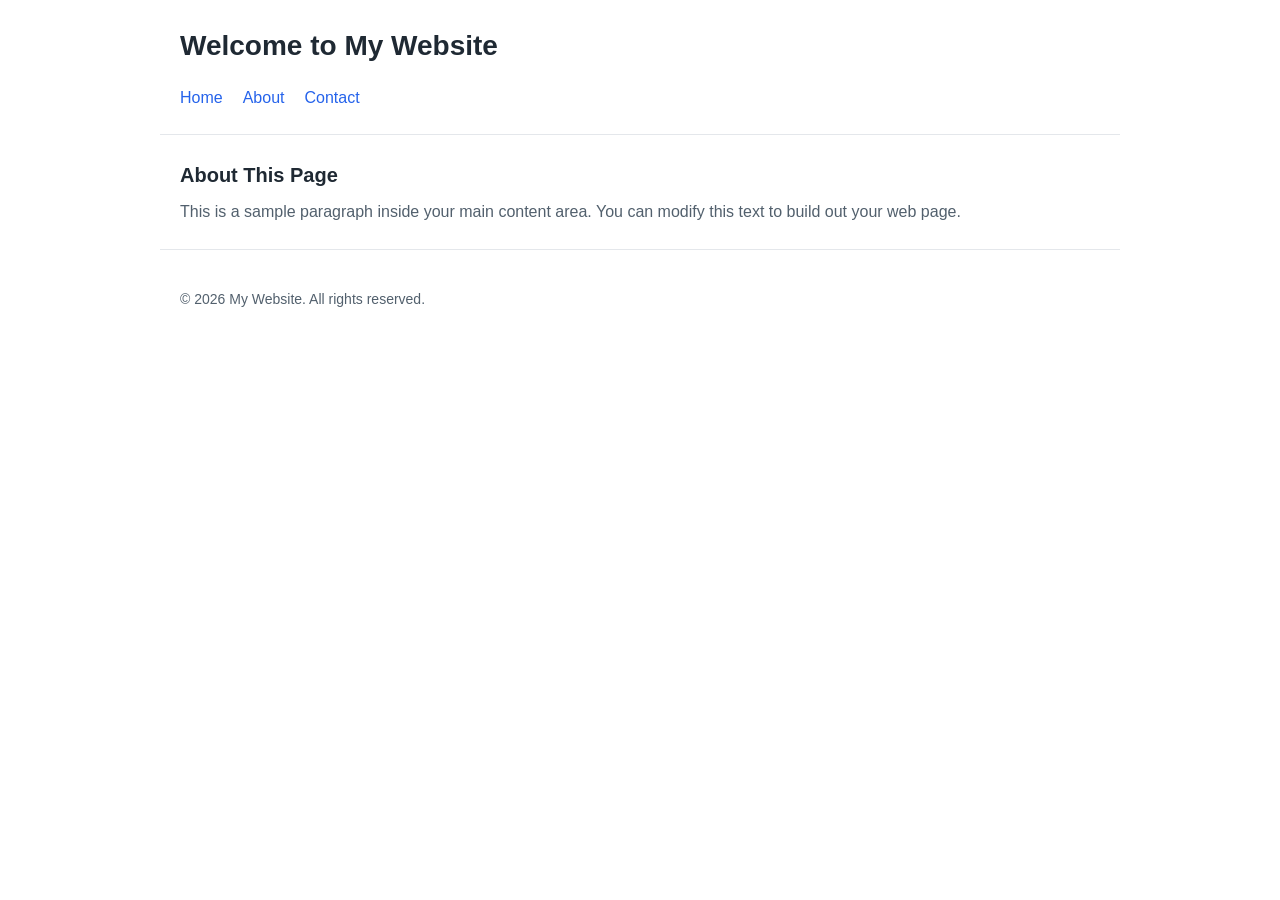
<file: index.html>
<!DOCTYPE html>
<html lang="en">
<head>
    <meta charset="UTF-8">
    <meta name="viewport" content="width=device-width, initial-scale=1.0">
    <title>My First Website</title>
    
    <!-- Link to external CSS stylesheet (Optional) -->
    <link rel="stylesheet" href="style.css">
</head>
<body>

    <header>
        <h1>Welcome to My Website</h1>
        <nav>
            <ul>
                <li><a href="#">Home</a></li>
                <li><a href="#">About</a></li>
                <li><a href="#">Contact</a></li>
            </ul>
        </nav>
    </header>

    <main>
        <section>
            <h2>About This Page</h2>
            <p>This is a sample paragraph inside your main content area. You can modify this text to build out your web page.</p>
        </section>
    </main>

    <footer>
        <p>&copy; 2026 My Website. All rights reserved.</p>
    </footer>

    <!-- Link to external JavaScript file (Optional) -->
    <script src="script.js"></script>
</body>
</html>
</file>
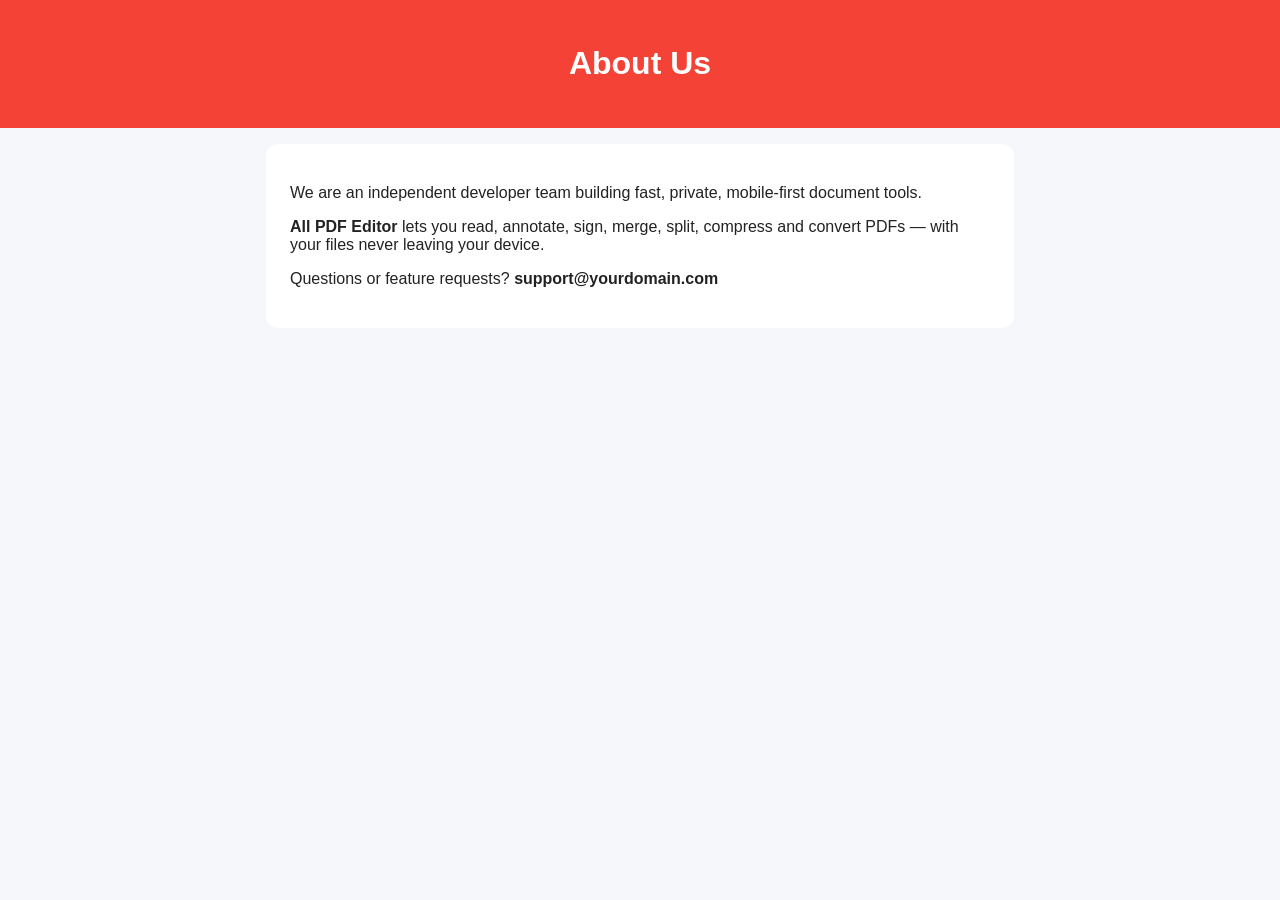
<file: about-pdf.html>
<!DOCTYPE html><html><head><meta charset="utf-8"><meta name="viewport" content="width=device-width,initial-scale=1">
    <title>About Us – All PDF Editor</title>
    <style>body{font-family:Arial,sans-serif;margin:0;background:#f5f7fa;color:#222}header{background:#F44336;color:#fff;padding:24px;text-align:center}main{padding:24px;max-width:700px;margin:auto;background:#fff;border-radius:12px;margin-top:16px;margin-bottom:16px}</style></head>
<body><header><h1>About Us</h1></header>
<main>
    <p>We are an independent developer team building fast, private, mobile-first document tools.</p>
    <p><b>All PDF Editor</b> lets you read, annotate, sign, merge, split, compress and convert PDFs — with your files never leaving your device.</p>
    <p>Questions or feature requests? <b>support@yourdomain.com</b></p>
</main></body></html>
</file>
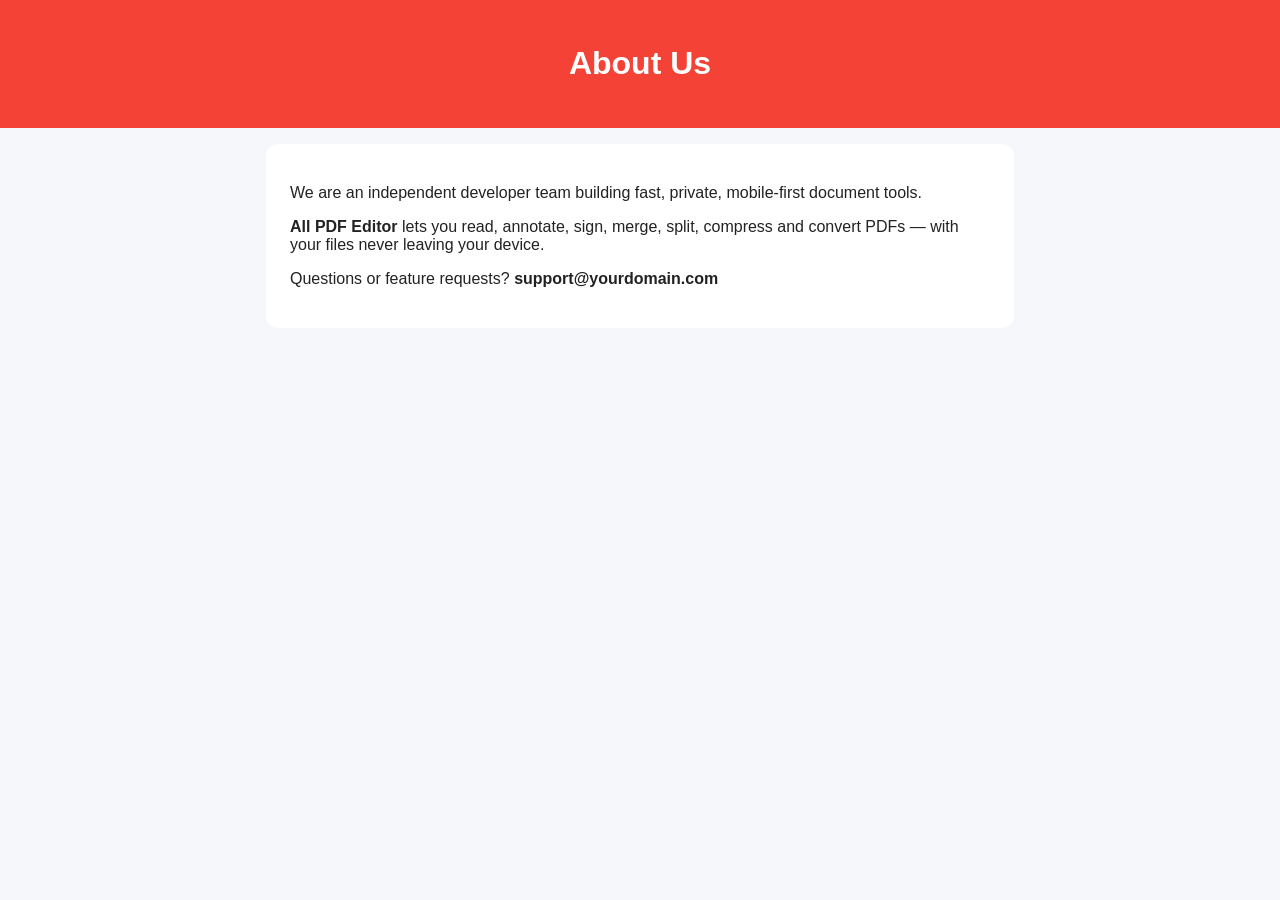
<file: about.html>
<!DOCTYPE html><html><head><meta charset="utf-8"><meta name="viewport" content="width=device-width,initial-scale=1">
    <title>About Us – All PDF Editor</title>
    <style>body{font-family:Arial,sans-serif;margin:0;background:#f5f7fa;color:#222}header{background:#F44336;color:#fff;padding:24px;text-align:center}main{padding:24px;max-width:700px;margin:auto;background:#fff;border-radius:12px;margin-top:16px;margin-bottom:16px}</style></head>
<body><header><h1>About Us</h1></header>
<main>
    <p>We are an independent developer team building fast, private, mobile-first document tools.</p>
    <p><b>All PDF Editor</b> lets you read, annotate, sign, merge, split, compress and convert PDFs — with your files never leaving your device.</p>
    <p>Questions or feature requests? <b>support@yourdomain.com</b></p>
</main></body></html>
</file>
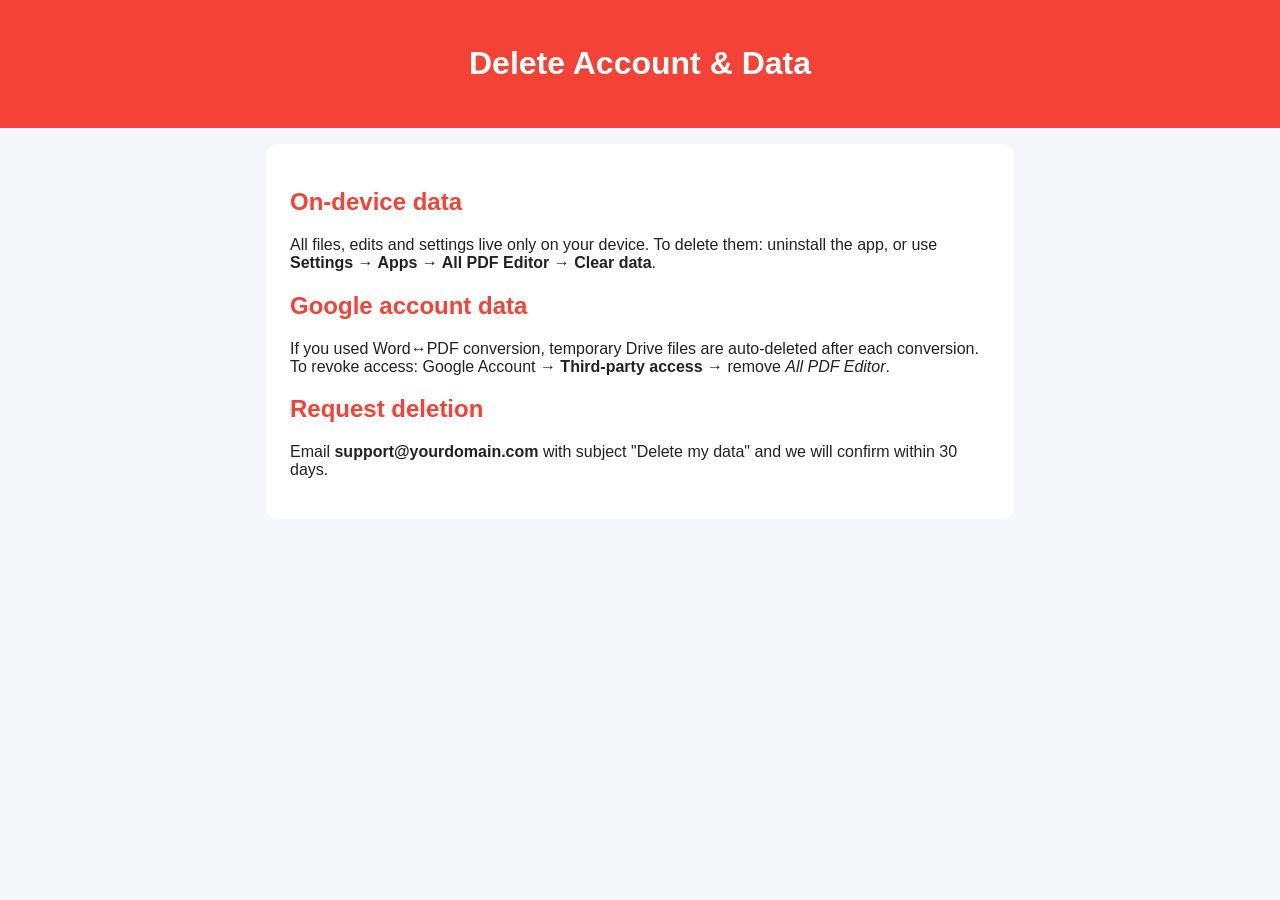
<file: delete-pdf.html>
<!DOCTYPE html><html><head><meta charset="utf-8"><meta name="viewport" content="width=device-width,initial-scale=1">
    <title>Delete Account & Data – All PDF Editor</title>
    <style>body{font-family:Arial,sans-serif;margin:0;background:#f5f7fa;color:#222}header{background:#F44336;color:#fff;padding:24px;text-align:center}main{padding:24px;max-width:700px;margin:auto;background:#fff;border-radius:12px;margin-top:16px;margin-bottom:16px}h2{color:#F44336}</style></head>
<body><header><h1>Delete Account & Data</h1></header>
<main>
    <h2>On-device data</h2>
    <p>All files, edits and settings live only on your device. To delete them: uninstall the app, or use <b>Settings → Apps → All PDF Editor → Clear data</b>.</p>
    <h2>Google account data</h2>
    <p>If you used Word↔PDF conversion, temporary Drive files are auto-deleted after each conversion. To revoke access: Google Account → <b>Third-party access</b> → remove <i>All PDF Editor</i>.</p>
    <h2>Request deletion</h2>
    <p>Email <b>support@yourdomain.com</b> with subject "Delete my data" and we will confirm within 30 days.</p>
</main></body></html>
</file>
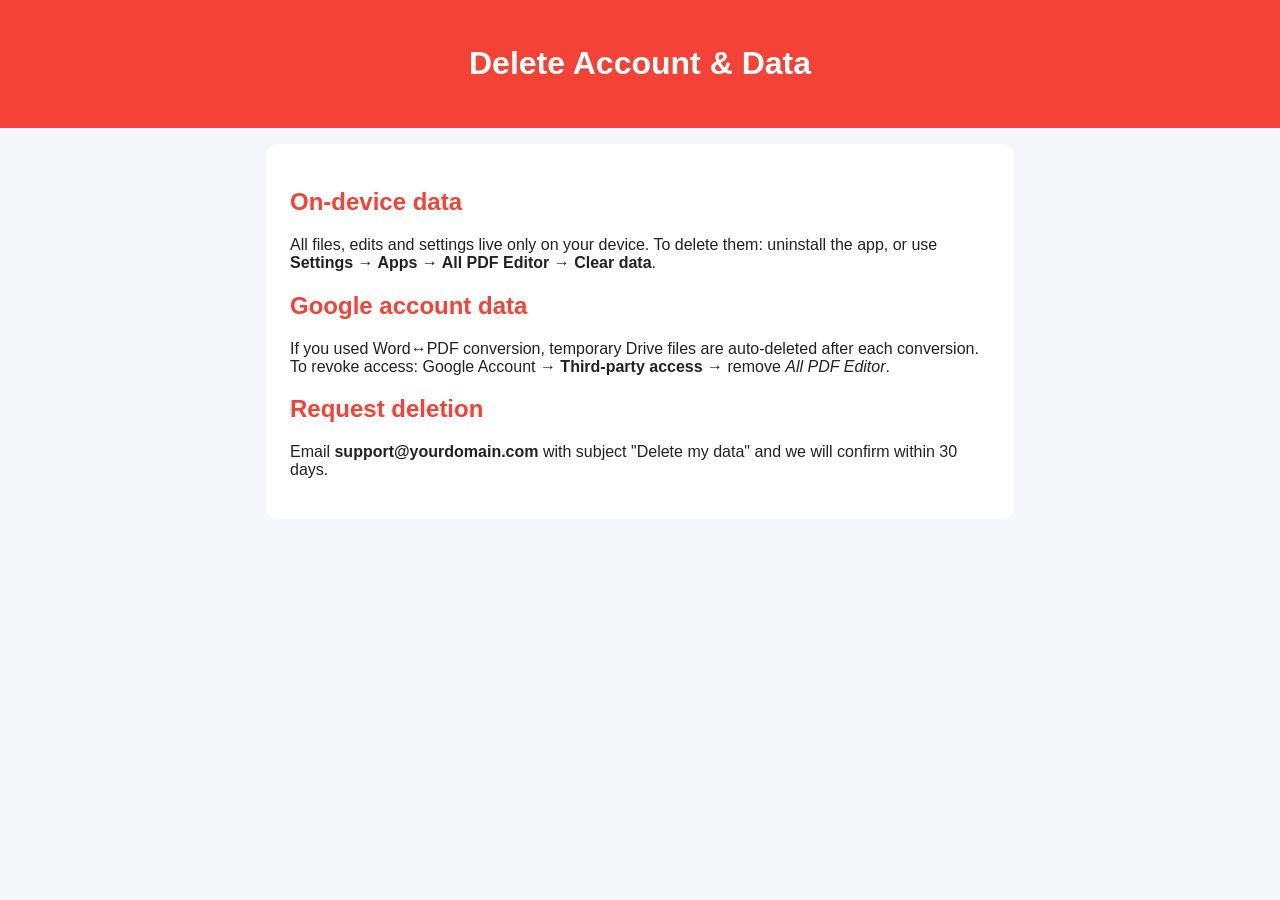
<file: delete.html>
<!DOCTYPE html><html><head><meta charset="utf-8"><meta name="viewport" content="width=device-width,initial-scale=1">
    <title>Delete Account & Data – All PDF Editor</title>
    <style>body{font-family:Arial,sans-serif;margin:0;background:#f5f7fa;color:#222}header{background:#F44336;color:#fff;padding:24px;text-align:center}main{padding:24px;max-width:700px;margin:auto;background:#fff;border-radius:12px;margin-top:16px;margin-bottom:16px}h2{color:#F44336}</style></head>
<body><header><h1>Delete Account & Data</h1></header>
<main>
    <h2>On-device data</h2>
    <p>All files, edits and settings live only on your device. To delete them: uninstall the app, or use <b>Settings → Apps → All PDF Editor → Clear data</b>.</p>
    <h2>Google account data</h2>
    <p>If you used Word↔PDF conversion, temporary Drive files are auto-deleted after each conversion. To revoke access: Google Account → <b>Third-party access</b> → remove <i>All PDF Editor</i>.</p>
    <h2>Request deletion</h2>
    <p>Email <b>support@yourdomain.com</b> with subject "Delete my data" and we will confirm within 30 days.</p>
</main></body></html>
</file>
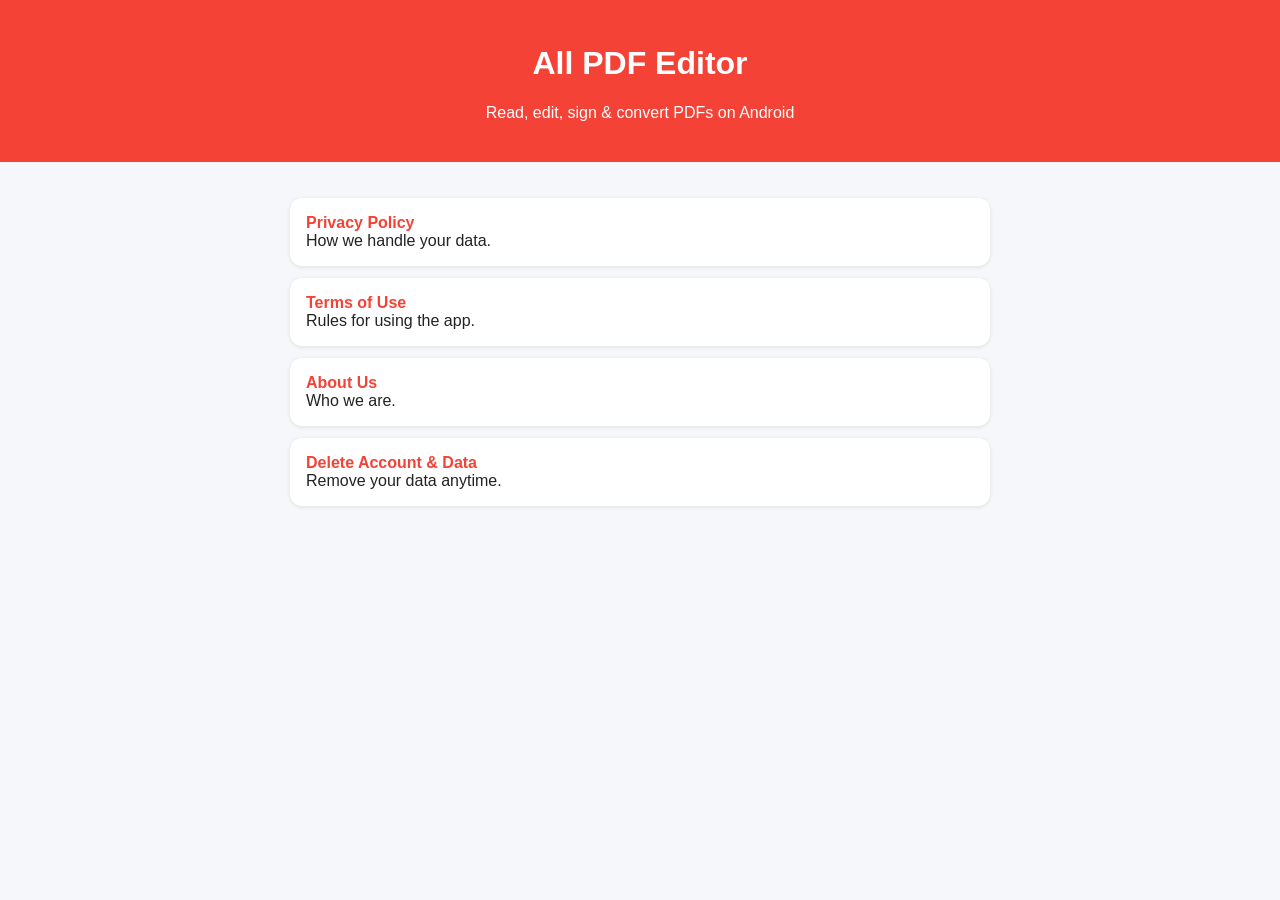
<file: index-pdf.html>
<!DOCTYPE html><html><head><meta charset="utf-8"><meta name="viewport" content="width=device-width,initial-scale=1">
    <title>All PDF Editor – Home</title>
    <style>body{font-family:Arial,sans-serif;margin:0;background:#f5f7fa;color:#222}header{background:#F44336;color:#fff;padding:24px;text-align:center}main{padding:24px;max-width:700px;margin:auto}a.card{display:block;background:#fff;border-radius:12px;padding:16px;margin:12px 0;text-decoration:none;color:#222;box-shadow:0 1px 4px rgba(0,0,0,.1)}a.card b{color:#F44336}</style></head>
<body><header><h1>All PDF Editor</h1><p>Read, edit, sign & convert PDFs on Android</p></header>
<main>
    <a class="card" href="privacy.html"><b>Privacy Policy</b><br>How we handle your data.</a>
    <a class="card" href="terms.html"><b>Terms of Use</b><br>Rules for using the app.</a>
    <a class="card" href="about.html"><b>About Us</b><br>Who we are.</a>
    <a class="card" href="delete.html"><b>Delete Account & Data</b><br>Remove your data anytime.</a>
</main></body></html>
</file>
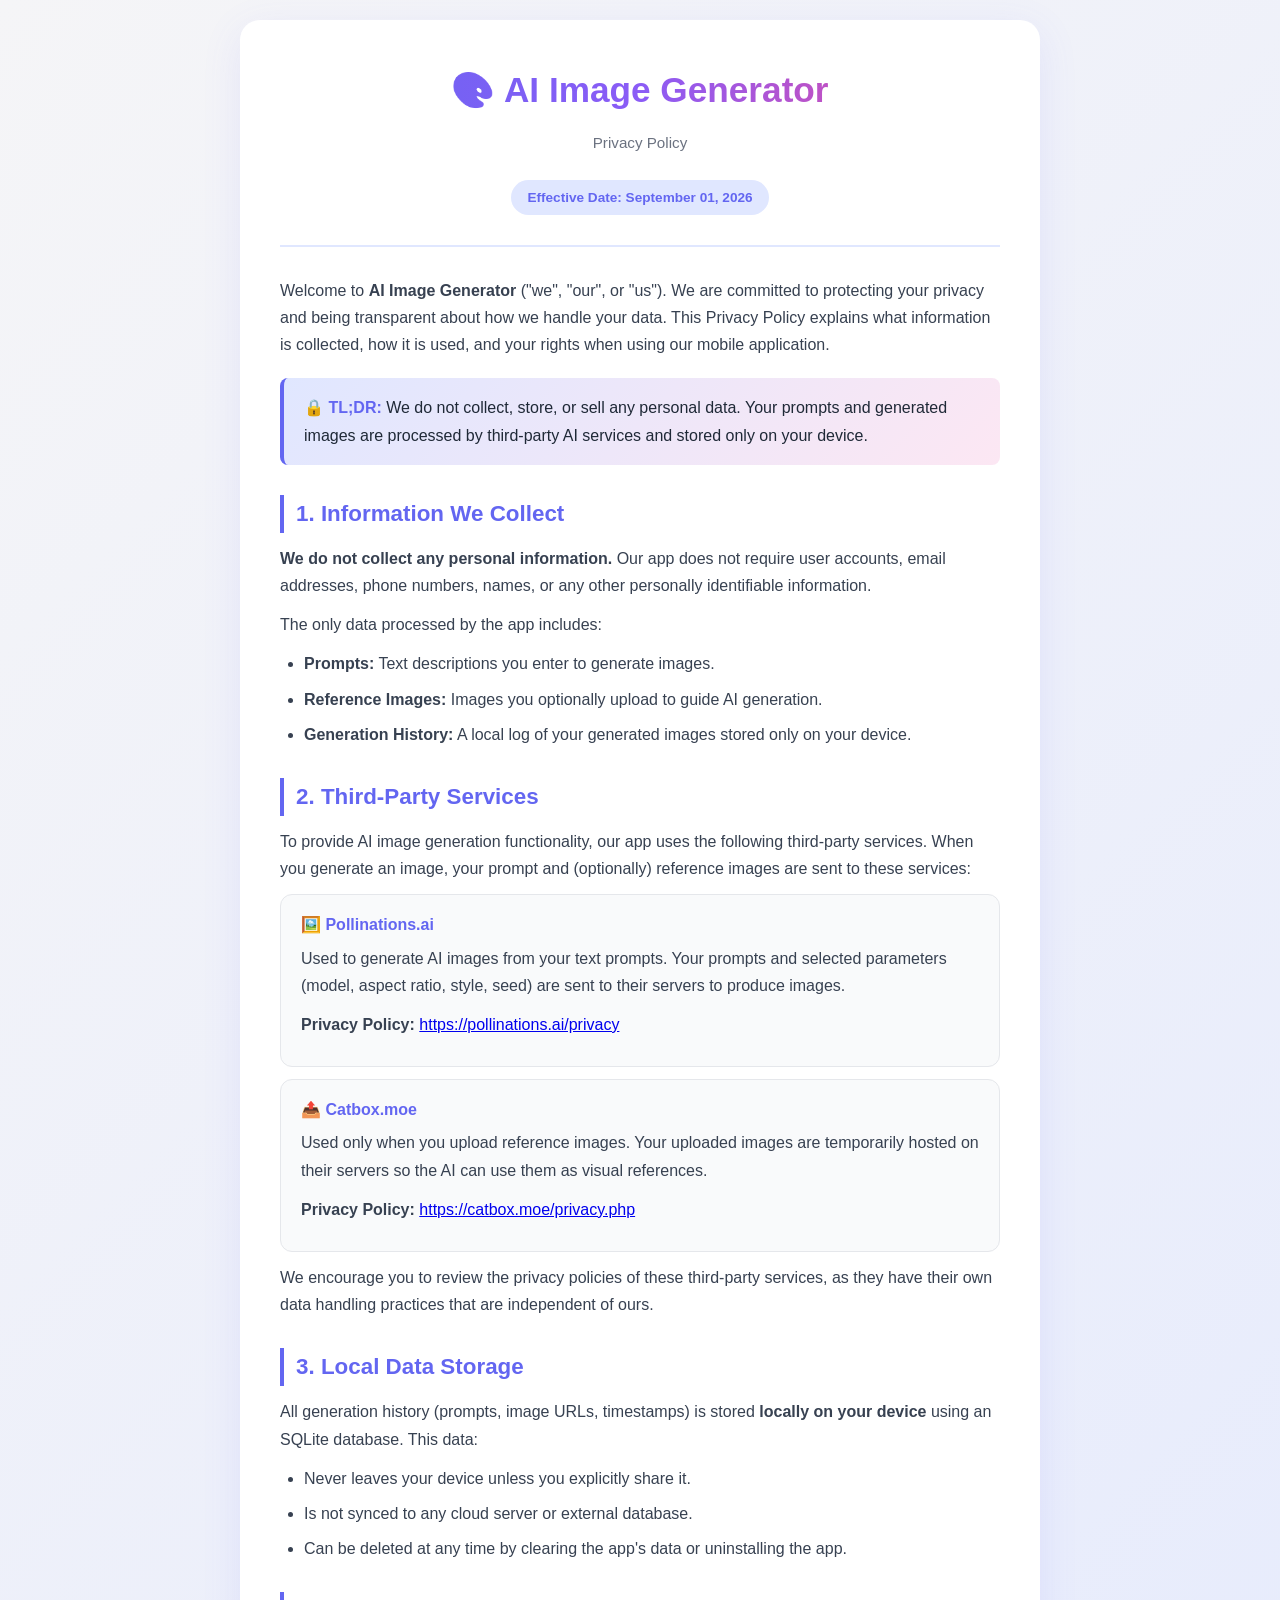
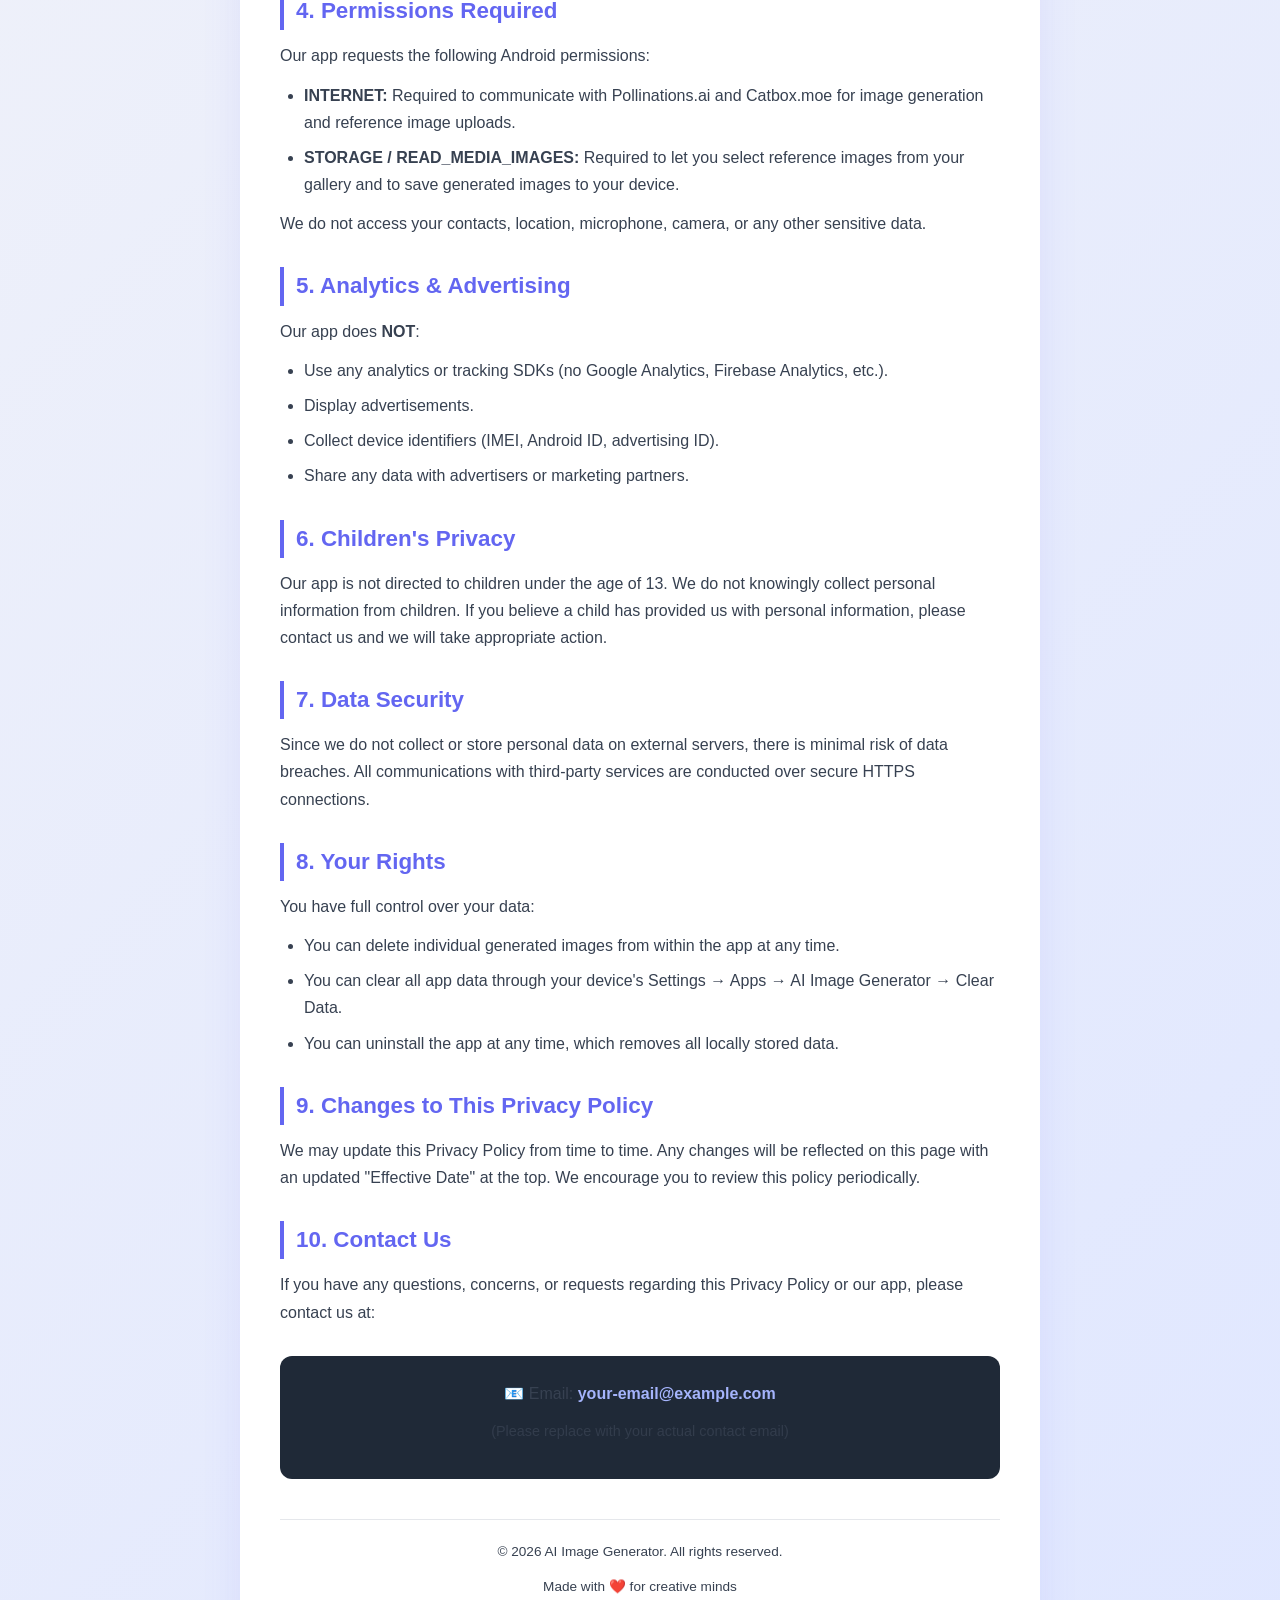
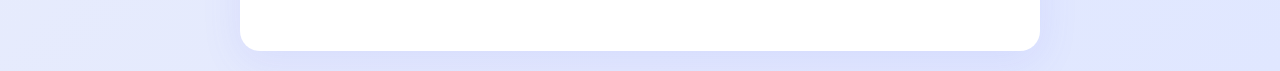
<file: privacy-aiimagegen.html>
<!DOCTYPE html>
<html lang="en">
<head>
    <meta charset="UTF-8">
    <meta name="viewport" content="width=device-width, initial-scale=1.0">
    <title>Privacy Policy - AI Image Generator</title>
    <style>
        * {
            margin: 0;
            padding: 0;
            box-sizing: border-box;
        }
        body {
            font-family: -apple-system, BlinkMacSystemFont, "Segoe UI", Roboto, Oxygen, Ubuntu, sans-serif;
            line-height: 1.7;
            color: #1F2937;
            background: linear-gradient(135deg, #F5F5F7 0%, #E0E7FF 100%);
            padding: 20px;
        }
        .container {
            max-width: 800px;
            margin: 0 auto;
            background: #FFFFFF;
            padding: 40px;
            border-radius: 20px;
            box-shadow: 0 10px 40px rgba(99, 102, 241, 0.1);
        }
        .header {
            text-align: center;
            padding-bottom: 30px;
            border-bottom: 2px solid #E0E7FF;
            margin-bottom: 30px;
        }
        .header h1 {
            font-size: 2.2em;
            background: linear-gradient(90deg, #6366F1, #8B5CF6, #EC4899);
            -webkit-background-clip: text;
            -webkit-text-fill-color: transparent;
            background-clip: text;
            margin-bottom: 10px;
        }
        .header .subtitle {
            color: #6B7280;
            font-size: 0.95em;
        }
        .effective-date {
            display: inline-block;
            background: #E0E7FF;
            color: #6366F1;
            padding: 6px 16px;
            border-radius: 20px;
            font-size: 0.85em;
            font-weight: 600;
            margin-top: 12px;
        }
        h2 {
            color: #6366F1;
            font-size: 1.4em;
            margin-top: 30px;
            margin-bottom: 12px;
            padding-left: 12px;
            border-left: 4px solid #6366F1;
        }
        h3 {
            color: #1F2937;
            font-size: 1.1em;
            margin-top: 20px;
            margin-bottom: 8px;
        }
        p {
            margin-bottom: 12px;
            color: #374151;
        }
        ul {
            margin: 12px 0 12px 24px;
        }
        li {
            margin-bottom: 8px;
            color: #374151;
        }
        .highlight-box {
            background: linear-gradient(135deg, #E0E7FF 0%, #FCE7F3 100%);
            border-left: 4px solid #6366F1;
            padding: 16px 20px;
            border-radius: 8px;
            margin: 20px 0;
        }
        .highlight-box strong {
            color: #6366F1;
        }
        .service-card {
            background: #F9FAFB;
            border: 1px solid #E5E7EB;
            border-radius: 12px;
            padding: 16px 20px;
            margin: 12px 0;
        }
        .service-card h4 {
            color: #6366F1;
            margin-bottom: 6px;
        }
        .contact-box {
            background: #1F2937;
            color: #FFFFFF;
            padding: 24px;
            border-radius: 12px;
            margin-top: 30px;
            text-align: center;
        }
        .contact-box a {
            color: #A5B4FC;
            text-decoration: none;
            font-weight: 600;
        }
        .contact-box a:hover {
            text-decoration: underline;
        }
        .footer {
            text-align: center;
            margin-top: 40px;
            padding-top: 20px;
            border-top: 1px solid #E5E7EB;
            color: #9CA3AF;
            font-size: 0.85em;
        }
        @media (max-width: 600px) {
            .container {
                padding: 24px 20px;
            }
            .header h1 {
                font-size: 1.6em;
            }
            h2 {
                font-size: 1.2em;
            }
        }
    </style>
</head>
<body>
    <div class="container">
        <div class="header">
            <h1>🎨 AI Image Generator</h1>
            <p class="subtitle">Privacy Policy</p>
            <span class="effective-date">Effective Date: September 01, 2026</span>
        </div>

        <p>Welcome to <strong>AI Image Generator</strong> ("we", "our", or "us"). We are committed to protecting your privacy and being transparent about how we handle your data. This Privacy Policy explains what information is collected, how it is used, and your rights when using our mobile application.</p>

        <div class="highlight-box">
            <strong>🔒 TL;DR:</strong> We do not collect, store, or sell any personal data. Your prompts and generated images are processed by third-party AI services and stored only on your device.
        </div>

        <h2>1. Information We Collect</h2>
        <p><strong>We do not collect any personal information.</strong> Our app does not require user accounts, email addresses, phone numbers, names, or any other personally identifiable information.</p>
        
        <p>The only data processed by the app includes:</p>
        <ul>
            <li><strong>Prompts:</strong> Text descriptions you enter to generate images.</li>
            <li><strong>Reference Images:</strong> Images you optionally upload to guide AI generation.</li>
            <li><strong>Generation History:</strong> A local log of your generated images stored only on your device.</li>
        </ul>

        <h2>2. Third-Party Services</h2>
        <p>To provide AI image generation functionality, our app uses the following third-party services. When you generate an image, your prompt and (optionally) reference images are sent to these services:</p>

        <div class="service-card">
            <h4>🖼️ Pollinations.ai</h4>
            <p>Used to generate AI images from your text prompts. Your prompts and selected parameters (model, aspect ratio, style, seed) are sent to their servers to produce images.</p>
            <p><strong>Privacy Policy:</strong> <a href="https://pollinations.ai/privacy" target="_blank">https://pollinations.ai/privacy</a></p>
        </div>

        <div class="service-card">
            <h4>📤 Catbox.moe</h4>
            <p>Used only when you upload reference images. Your uploaded images are temporarily hosted on their servers so the AI can use them as visual references.</p>
            <p><strong>Privacy Policy:</strong> <a href="https://catbox.moe/privacy.php" target="_blank">https://catbox.moe/privacy.php</a></p>
        </div>

        <p>We encourage you to review the privacy policies of these third-party services, as they have their own data handling practices that are independent of ours.</p>

        <h2>3. Local Data Storage</h2>
        <p>All generation history (prompts, image URLs, timestamps) is stored <strong>locally on your device</strong> using an SQLite database. This data:</p>
        <ul>
            <li>Never leaves your device unless you explicitly share it.</li>
            <li>Is not synced to any cloud server or external database.</li>
            <li>Can be deleted at any time by clearing the app's data or uninstalling the app.</li>
        </ul>

        <h2>4. Permissions Required</h2>
        <p>Our app requests the following Android permissions:</p>
        <ul>
            <li><strong>INTERNET:</strong> Required to communicate with Pollinations.ai and Catbox.moe for image generation and reference image uploads.</li>
            <li><strong>STORAGE / READ_MEDIA_IMAGES:</strong> Required to let you select reference images from your gallery and to save generated images to your device.</li>
        </ul>
        <p>We do not access your contacts, location, microphone, camera, or any other sensitive data.</p>

        <h2>5. Analytics & Advertising</h2>
        <p>Our app does <strong>NOT</strong>:</p>
        <ul>
            <li>Use any analytics or tracking SDKs (no Google Analytics, Firebase Analytics, etc.).</li>
            <li>Display advertisements.</li>
            <li>Collect device identifiers (IMEI, Android ID, advertising ID).</li>
            <li>Share any data with advertisers or marketing partners.</li>
        </ul>

        <h2>6. Children's Privacy</h2>
        <p>Our app is not directed to children under the age of 13. We do not knowingly collect personal information from children. If you believe a child has provided us with personal information, please contact us and we will take appropriate action.</p>

        <h2>7. Data Security</h2>
        <p>Since we do not collect or store personal data on external servers, there is minimal risk of data breaches. All communications with third-party services are conducted over secure HTTPS connections.</p>

        <h2>8. Your Rights</h2>
        <p>You have full control over your data:</p>
        <ul>
            <li>You can delete individual generated images from within the app at any time.</li>
            <li>You can clear all app data through your device's Settings → Apps → AI Image Generator → Clear Data.</li>
            <li>You can uninstall the app at any time, which removes all locally stored data.</li>
        </ul>

        <h2>9. Changes to This Privacy Policy</h2>
        <p>We may update this Privacy Policy from time to time. Any changes will be reflected on this page with an updated "Effective Date" at the top. We encourage you to review this policy periodically.</p>

        <h2>10. Contact Us</h2>
        <p>If you have any questions, concerns, or requests regarding this Privacy Policy or our app, please contact us at:</p>
        
        <div class="contact-box">
            <p>📧 Email: <a href="mailto:your-email@example.com">your-email@example.com</a></p>
            <p style="margin-top: 8px; font-size: 0.9em; opacity: 0.8;">(Please replace with your actual contact email)</p>
        </div>

        <div class="footer">
            <p>© 2026 AI Image Generator. All rights reserved.</p>
            <p style="margin-top: 8px;">Made with ❤️ for creative minds</p>
        </div>
    </div>
</body>
</html>
</file>
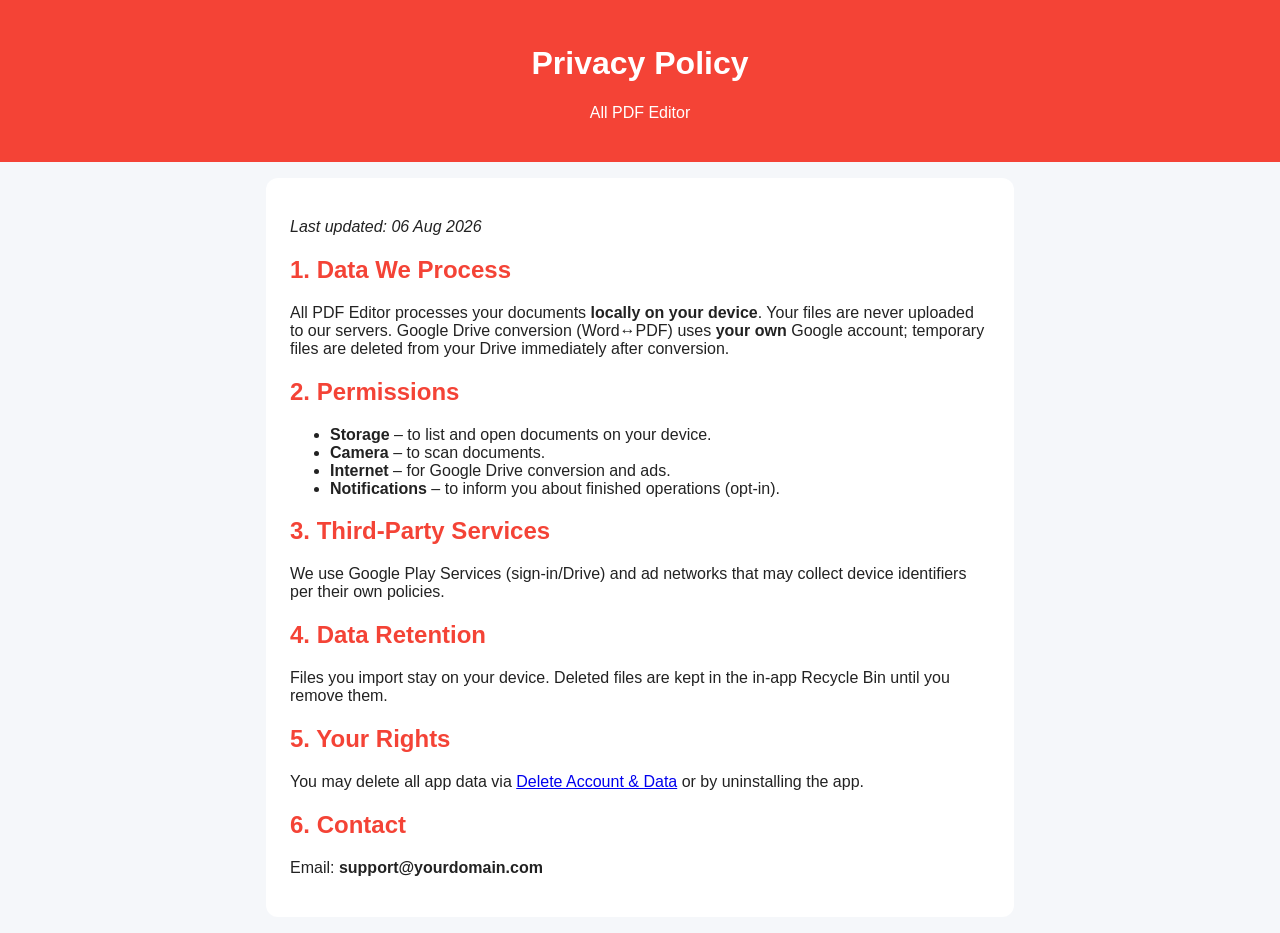
<file: privacy-pdf.html>
<!DOCTYPE html><html><head><meta charset="utf-8"><meta name="viewport" content="width=device-width,initial-scale=1">
    <title>Privacy Policy – All PDF Editor</title>
    <style>body{font-family:Arial,sans-serif;margin:0;background:#f5f7fa;color:#222}header{background:#F44336;color:#fff;padding:24px;text-align:center}main{padding:24px;max-width:700px;margin:auto;background:#fff;border-radius:12px;margin-top:16px;margin-bottom:16px}h2{color:#F44336}</style></head>
<body><header><h1>Privacy Policy</h1><p>All PDF Editor</p></header>
<main>
    <p><i>Last updated: 06 Aug 2026</i></p>
    <h2>1. Data We Process</h2>
    <p>All PDF Editor processes your documents <b>locally on your device</b>. Your files are never uploaded to our servers. Google Drive conversion (Word↔PDF) uses <b>your own</b> Google account; temporary files are deleted from your Drive immediately after conversion.</p>
    <h2>2. Permissions</h2>
    <ul><li><b>Storage</b> – to list and open documents on your device.</li>
        <li><b>Camera</b> – to scan documents.</li>
        <li><b>Internet</b> – for Google Drive conversion and ads.</li>
        <li><b>Notifications</b> – to inform you about finished operations (opt-in).</li></ul>
    <h2>3. Third-Party Services</h2>
    <p>We use Google Play Services (sign-in/Drive) and ad networks that may collect device identifiers per their own policies.</p>
    <h2>4. Data Retention</h2>
    <p>Files you import stay on your device. Deleted files are kept in the in-app Recycle Bin until you remove them.</p>
    <h2>5. Your Rights</h2>
    <p>You may delete all app data via <a href="delete.html">Delete Account & Data</a> or by uninstalling the app.</p>
    <h2>6. Contact</h2>
    <p>Email: <b>support@yourdomain.com</b></p>
</main></body></html>
</file>
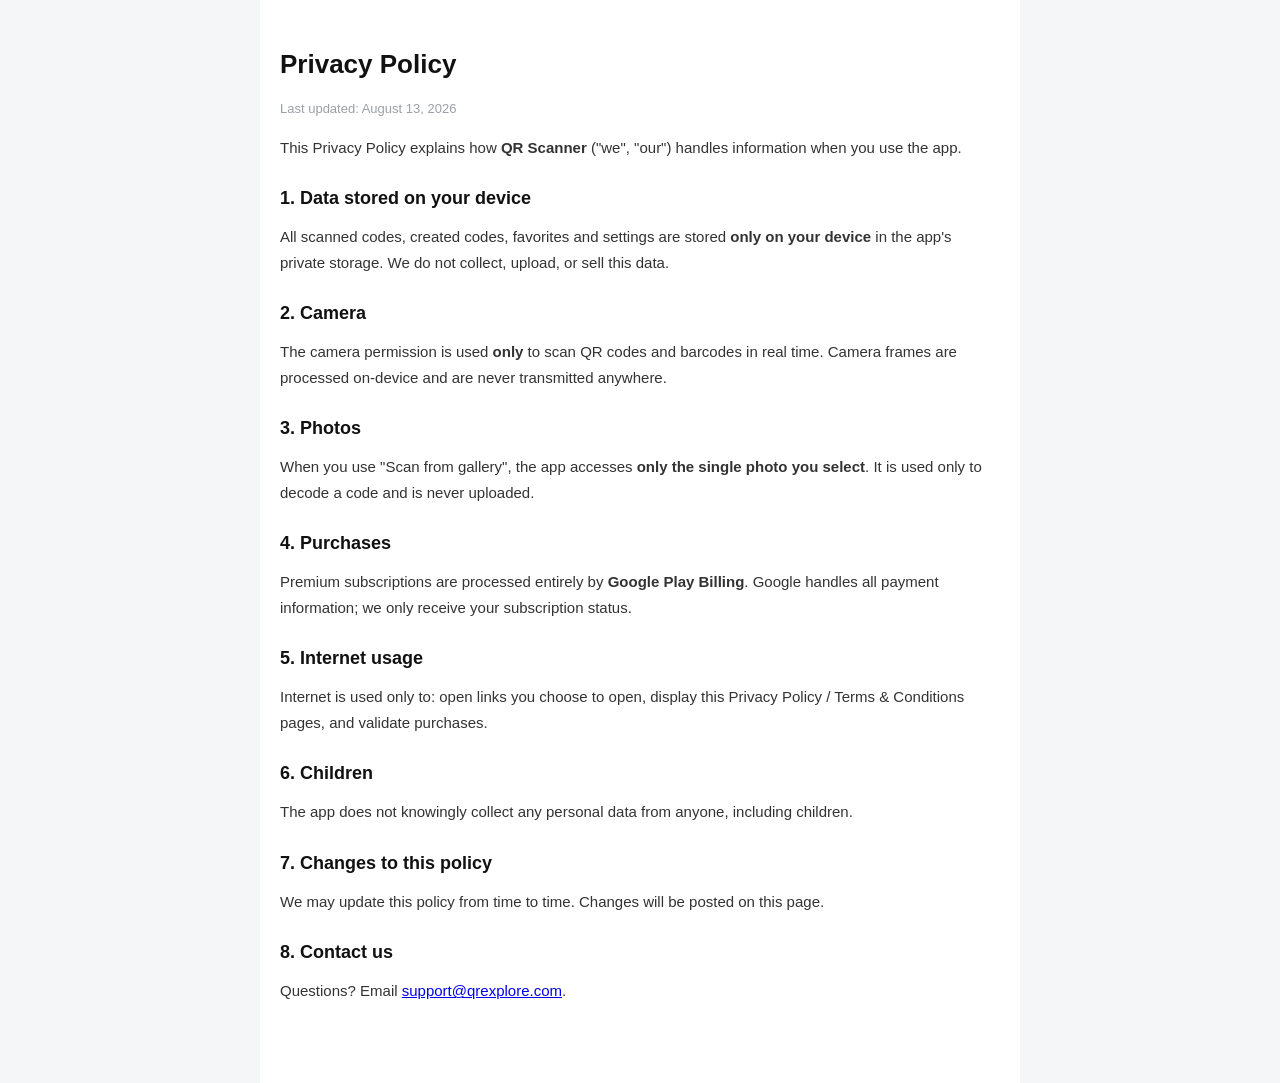
<file: privacy-policy.html>
<!DOCTYPE html>
<html lang="en">
<head>
<meta charset="UTF-8">
<meta name="viewport" content="width=device-width, initial-scale=1.0">
<title>Privacy Policy – QR Scanner</title>
<style>
  body{font-family:Roboto,Arial,sans-serif;margin:0;background:#f5f6f8;color:#111}
  .wrap{max-width:720px;margin:0 auto;background:#fff;min-height:100vh;padding:32px 20px 64px}
  h1{font-size:26px} h2{font-size:18px;margin-top:28px} p,li{font-size:15px;line-height:1.7;color:#333}
  .muted{color:#9aa0a6;font-size:13px}
</style>
</head>
<body>
<div class="wrap">
<h1>Privacy Policy</h1>
<p class="muted">Last updated: August 13, 2026</p>
<p>This Privacy Policy explains how <b>QR Scanner</b> ("we", "our") handles information when you use the app.</p>
<h2>1. Data stored on your device</h2>
<p>All scanned codes, created codes, favorites and settings are stored <b>only on your device</b> in the app's private storage. We do not collect, upload, or sell this data.</p>
<h2>2. Camera</h2>
<p>The camera permission is used <b>only</b> to scan QR codes and barcodes in real time. Camera frames are processed on-device and are never transmitted anywhere.</p>
<h2>3. Photos</h2>
<p>When you use "Scan from gallery", the app accesses <b>only the single photo you select</b>. It is used only to decode a code and is never uploaded.</p>
<h2>4. Purchases</h2>
<p>Premium subscriptions are processed entirely by <b>Google Play Billing</b>. Google handles all payment information; we only receive your subscription status.</p>
<h2>5. Internet usage</h2>
<p>Internet is used only to: open links you choose to open, display this Privacy Policy / Terms & Conditions pages, and validate purchases.</p>
<h2>6. Children</h2>
<p>The app does not knowingly collect any personal data from anyone, including children.</p>
<h2>7. Changes to this policy</h2>
<p>We may update this policy from time to time. Changes will be posted on this page.</p>
<h2>8. Contact us</h2>
<p>Questions? Email <a href="mailto:support@qrexplore.com">support@qrexplore.com</a>.</p>
</div>
</body>
</html>
</file>
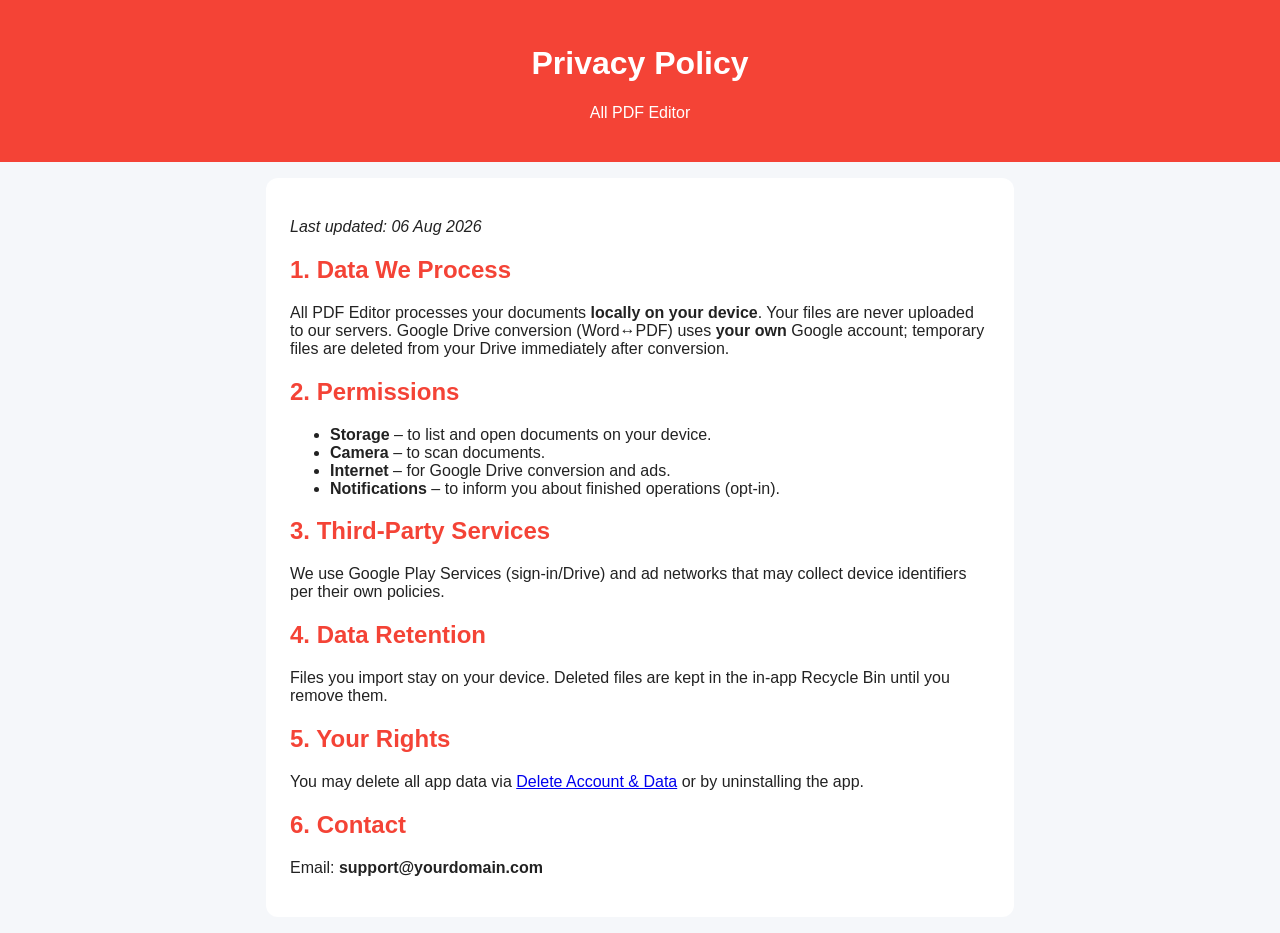
<file: privacy.html>
<!DOCTYPE html><html><head><meta charset="utf-8"><meta name="viewport" content="width=device-width,initial-scale=1">
    <title>Privacy Policy – All PDF Editor</title>
    <style>body{font-family:Arial,sans-serif;margin:0;background:#f5f7fa;color:#222}header{background:#F44336;color:#fff;padding:24px;text-align:center}main{padding:24px;max-width:700px;margin:auto;background:#fff;border-radius:12px;margin-top:16px;margin-bottom:16px}h2{color:#F44336}</style></head>
<body><header><h1>Privacy Policy</h1><p>All PDF Editor</p></header>
<main>
    <p><i>Last updated: 06 Aug 2026</i></p>
    <h2>1. Data We Process</h2>
    <p>All PDF Editor processes your documents <b>locally on your device</b>. Your files are never uploaded to our servers. Google Drive conversion (Word↔PDF) uses <b>your own</b> Google account; temporary files are deleted from your Drive immediately after conversion.</p>
    <h2>2. Permissions</h2>
    <ul><li><b>Storage</b> – to list and open documents on your device.</li>
        <li><b>Camera</b> – to scan documents.</li>
        <li><b>Internet</b> – for Google Drive conversion and ads.</li>
        <li><b>Notifications</b> – to inform you about finished operations (opt-in).</li></ul>
    <h2>3. Third-Party Services</h2>
    <p>We use Google Play Services (sign-in/Drive) and ad networks that may collect device identifiers per their own policies.</p>
    <h2>4. Data Retention</h2>
    <p>Files you import stay on your device. Deleted files are kept in the in-app Recycle Bin until you remove them.</p>
    <h2>5. Your Rights</h2>
    <p>You may delete all app data via <a href="delete.html">Delete Account & Data</a> or by uninstalling the app.</p>
    <h2>6. Contact</h2>
    <p>Email: <b>support@yourdomain.com</b></p>
</main></body></html>
</file>
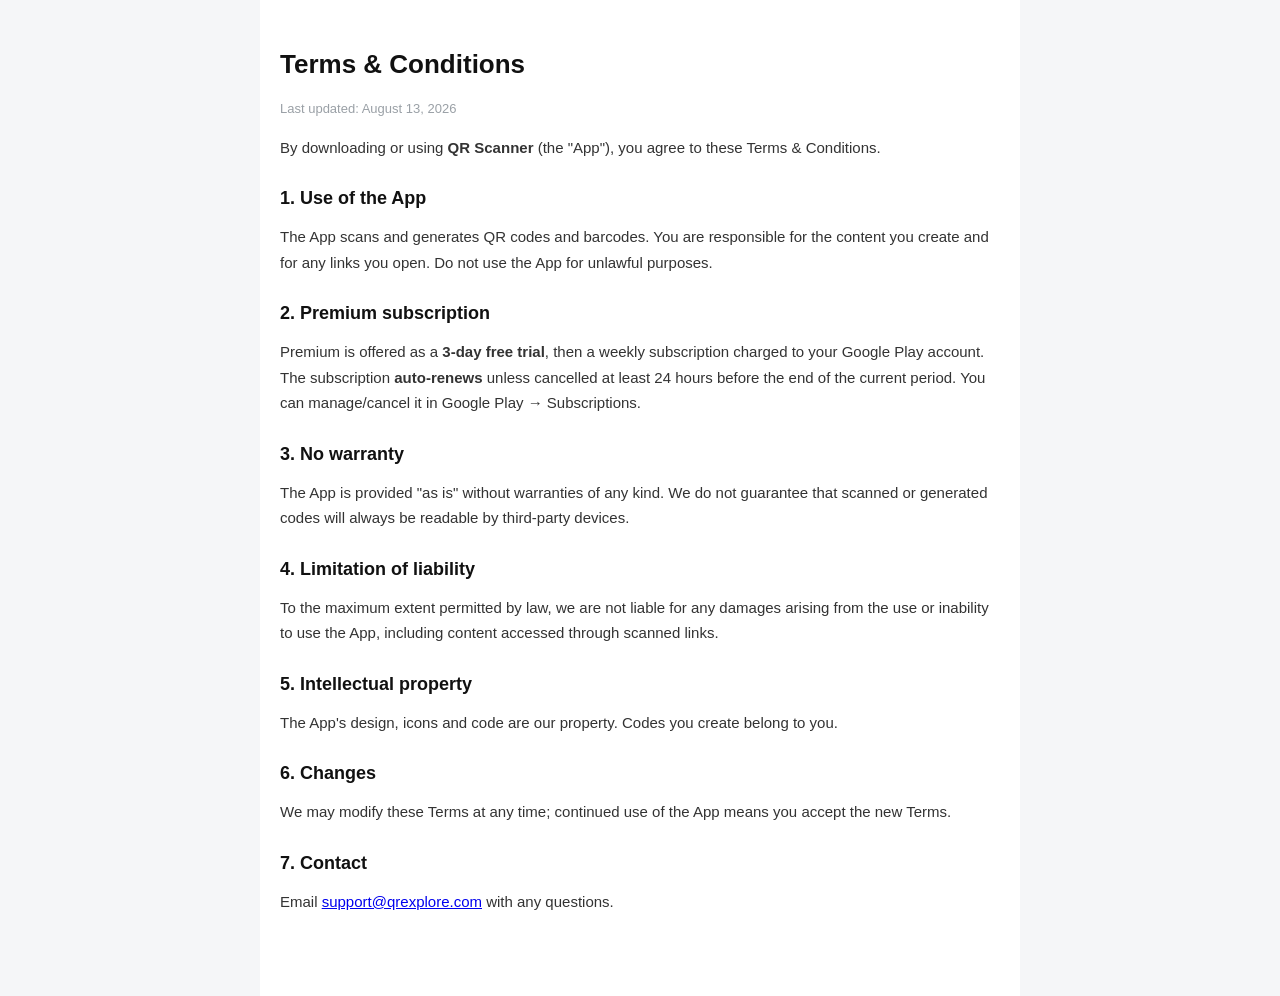
<file: terms-and-conditions-qr.html>
<!DOCTYPE html>
<html lang="en">
<head>
<meta charset="UTF-8">
<meta name="viewport" content="width=device-width, initial-scale=1.0">
<title>Terms & Conditions – QR Scanner</title>
<style>
  body{font-family:Roboto,Arial,sans-serif;margin:0;background:#f5f6f8;color:#111}
  .wrap{max-width:720px;margin:0 auto;background:#fff;min-height:100vh;padding:32px 20px 64px}
  h1{font-size:26px} h2{font-size:18px;margin-top:28px} p,li{font-size:15px;line-height:1.7;color:#333}
  .muted{color:#9aa0a6;font-size:13px}
</style>
</head>
<body>
<div class="wrap">
<h1>Terms & Conditions</h1>
<p class="muted">Last updated: August 13, 2026</p>
<p>By downloading or using <b>QR Scanner</b> (the "App"), you agree to these Terms & Conditions.</p>
<h2>1. Use of the App</h2>
<p>The App scans and generates QR codes and barcodes. You are responsible for the content you create and for any links you open. Do not use the App for unlawful purposes.</p>
<h2>2. Premium subscription</h2>
<p>Premium is offered as a <b>3-day free trial</b>, then a weekly subscription charged to your Google Play account. The subscription <b>auto-renews</b> unless cancelled at least 24 hours before the end of the current period. You can manage/cancel it in Google Play → Subscriptions.</p>
<h2>3. No warranty</h2>
<p>The App is provided "as is" without warranties of any kind. We do not guarantee that scanned or generated codes will always be readable by third-party devices.</p>
<h2>4. Limitation of liability</h2>
<p>To the maximum extent permitted by law, we are not liable for any damages arising from the use or inability to use the App, including content accessed through scanned links.</p>
<h2>5. Intellectual property</h2>
<p>The App's design, icons and code are our property. Codes you create belong to you.</p>
<h2>6. Changes</h2>
<p>We may modify these Terms at any time; continued use of the App means you accept the new Terms.</p>
<h2>7. Contact</h2>
<p>Email <a href="mailto:support@qrexplore.com">support@qrexplore.com</a> with any questions.</p>
</div>
</body>
</html>
</file>
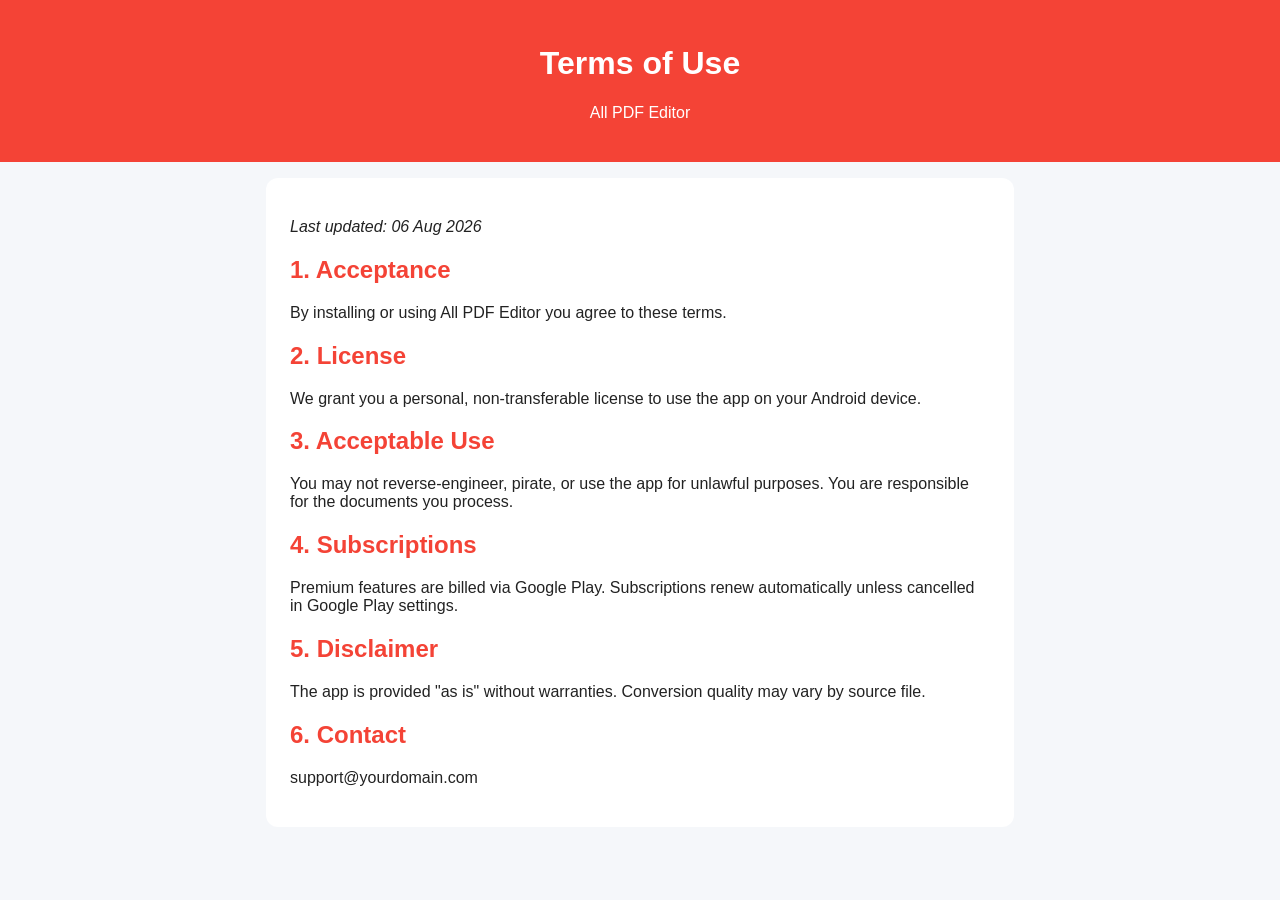
<file: terms-pdf.html>
<!DOCTYPE html><html><head><meta charset="utf-8"><meta name="viewport" content="width=device-width,initial-scale=1">
    <title>Terms of Use – All PDF Editor</title>
    <style>body{font-family:Arial,sans-serif;margin:0;background:#f5f7fa;color:#222}header{background:#F44336;color:#fff;padding:24px;text-align:center}main{padding:24px;max-width:700px;margin:auto;background:#fff;border-radius:12px;margin-top:16px;margin-bottom:16px}h2{color:#F44336}</style></head>
<body><header><h1>Terms of Use</h1><p>All PDF Editor</p></header>
<main>
    <p><i>Last updated: 06 Aug 2026</i></p>
    <h2>1. Acceptance</h2><p>By installing or using All PDF Editor you agree to these terms.</p>
    <h2>2. License</h2><p>We grant you a personal, non-transferable license to use the app on your Android device.</p>
    <h2>3. Acceptable Use</h2><p>You may not reverse-engineer, pirate, or use the app for unlawful purposes. You are responsible for the documents you process.</p>
    <h2>4. Subscriptions</h2><p>Premium features are billed via Google Play. Subscriptions renew automatically unless cancelled in Google Play settings.</p>
    <h2>5. Disclaimer</h2><p>The app is provided "as is" without warranties. Conversion quality may vary by source file.</p>
    <h2>6. Contact</h2><p>support@yourdomain.com</p>
</main></body></html>
</file>
<file: style.css>
:root {
  --ink: #1f2933;
  --muted: #52606d;
  --line: #e4e7eb;
  --accent: #2563eb;
}

* { box-sizing: border-box; }

body {
  margin: 0;
  font-family: -apple-system, BlinkMacSystemFont, "Segoe UI", Roboto, Helvetica, Arial, sans-serif;
  color: var(--ink);
  background: #ffffff;
  line-height: 1.6;
}

header, main, footer {
  max-width: 960px;
  margin: 0 auto;
  padding: 24px 20px;
}

header {
  display: flex;
  flex-direction: column;
  gap: 16px;
  border-bottom: 1px solid var(--line);
}

header h1 { margin: 0; font-size: 28px; }

nav ul {
  display: flex;
  gap: 20px;
  list-style: none;
  margin: 0;
  padding: 0;
}

nav a {
  color: var(--accent);
  text-decoration: none;
  font-weight: 500;
}

nav a:hover { text-decoration: underline; }

main { display: flex; flex-direction: column; gap: 24px; }

main h2 { margin: 0 0 8px; font-size: 20px; }

main p { margin: 0; color: var(--muted); }

footer {
  border-top: 1px solid var(--line);
  color: var(--muted);
  font-size: 14px;
}
</file>
